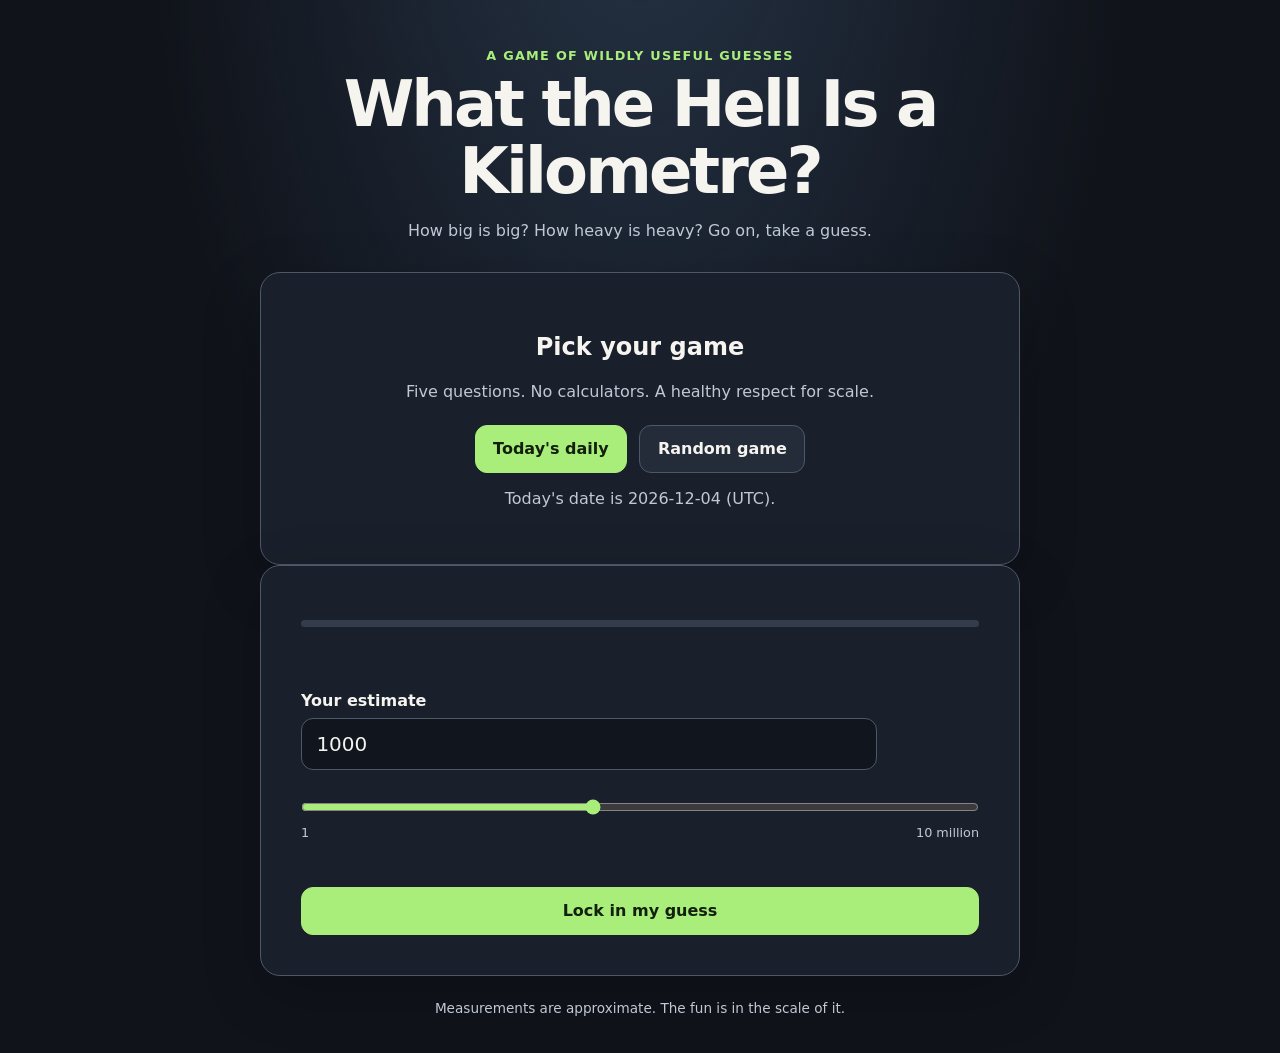
<file: index.html>
<!doctype html>
<html lang="en">
  <head>
    <meta charset="utf-8">
    <meta name="viewport" content="width=device-width, initial-scale=1">
    <meta name="theme-color" content="#10131a">
    <meta name="description" content="A quick, playful game of estimating the size and weight of things.">
    <title>What the Hell Is a Kilometre?</title>
    <link rel="stylesheet" href="./assets/styles.css">
    <script type="module" src="./src/main.js"></script>
  </head>
  <body>
    <main class="app">
      <header class="site-header">
        <p class="eyebrow">A game of wildly useful guesses</p>
        <h1>What the Hell Is a Kilometre?</h1>
        <p class="intro">How big is big? How heavy is heavy? Go on, take a guess.</p>
      </header>

      <section id="start-screen" class="panel start-panel" aria-labelledby="start-heading">
        <h2 id="start-heading">Pick your game</h2>
        <p>Five questions. No calculators. A healthy respect for scale.</p>
        <div class="button-row">
          <button id="daily-button" class="button button-primary" type="button" disabled>Today's daily</button>
          <button id="random-button" class="button" type="button" disabled>Random game</button>
        </div>
        <p id="daily-date" class="muted"></p>
      </section>

      <section id="game-screen" class="panel game-panel" aria-labelledby="question">
        <div class="round-meta">
          <p id="mode-label" class="eyebrow"></p>
          <p id="round-label" class="round-count"></p>
        </div>
        <div class="progress-track" aria-hidden="true"><div id="progress" class="progress"></div></div>
        <div class="question-area">
          <div id="item-pair" class="item-pair" aria-label="Question items"></div>
          <h2 id="question" tabindex="-1"></h2>
        </div>

        <form id="guess-form" novalidate>
          <label class="field-label" for="guess-input">Your estimate</label>
          <div class="guess-row">
            <input id="guess-input" name="guess" type="number" min="1" max="10000000" step="any" value="1000" inputmode="decimal" required>
            <span id="unit-label" class="unit-label"></span>
          </div>
          <label class="visually-hidden" for="guess-slider">Estimate on a logarithmic scale from 1 to 10 million</label>
          <input id="guess-slider" class="guess-slider" type="range" min="0" max="7000" step="1" value="3000">
          <div class="range-labels" aria-hidden="true"><span>1</span><span>10 million</span></div>
          <p id="guess-error" class="error-message" role="alert"></p>
          <button id="submit-button" class="button button-primary full-width" type="submit">Lock in my guess</button>
        </form>

        <section id="answer-panel" class="answer-panel" aria-live="polite" hidden>
          <p id="round-score" class="round-score"></p>
          <h3 id="answer-heading" tabindex="-1"></h3>
          <p id="answer-note" class="answer-note"></p>
          <p id="answer-sources" class="answer-sources"></p>
          <button id="next-button" class="button button-primary full-width" type="button">Next question</button>
        </section>
      </section>

      <section id="results-screen" class="panel results-panel" aria-labelledby="results-heading" hidden>
        <p id="results-mode" class="eyebrow"></p>
        <h2 id="results-heading" tabindex="-1">That's a wrap.</h2>
        <p id="total-score" class="total-score"></p>
        <p id="share-emoji" class="share-emoji" aria-label="Your five round scores"></p>
        <div class="button-row">
          <button id="share-button" class="button button-primary" type="button">Copy spoiler-free score</button>
          <button id="again-button" class="button" type="button">Play again</button>
        </div>
        <p id="copy-status" class="muted" role="status" aria-live="polite"></p>
      </section>

      <p id="load-error" class="error-message load-error" role="alert" hidden></p>
      <footer><p>Measurements are approximate. The fun is in the scale of it.</p></footer>
    </main>
  </body>
</html>
</file>
<file: assets/styles.css>
:root {
  color-scheme: dark;
  font-family: system-ui, -apple-system, BlinkMacSystemFont, "Segoe UI", sans-serif;
  background: #10131a;
  color: #f5f4ef;
  font-synthesis: none;
  text-rendering: optimizeLegibility;
  --surface: #1a202b;
  --surface-raised: #242c39;
  --text-muted: #c0c8d5;
  --accent: #a9ee7a;
  --accent-ink: #14200e;
  --border: #4d5868;
  --error: #ff9b8c;
}

* {
  box-sizing: border-box;
}

body {
  margin: 0;
  min-width: 320px;
  min-height: 100vh;
  background:
    radial-gradient(ellipse at 50% -20%, #263447 0, transparent 55%),
    #10131a;
}

button,
input {
  font: inherit;
}

button {
  min-height: 48px;
  border: 1px solid var(--border);
  border-radius: 12px;
  padding: 0.75rem 1.1rem;
  background: var(--surface-raised);
  color: inherit;
  font-weight: 700;
  cursor: pointer;
}

button:hover {
  border-color: var(--accent);
}

button:focus-visible,
input:focus-visible {
  outline: 3px solid var(--accent);
  outline-offset: 3px;
}

.app {
  width: min(100% - 2rem, 760px);
  margin: 0 auto;
  padding: 3rem 0 1.5rem;
}

.site-header {
  margin: 0 auto 2rem;
  text-align: center;
}

h1 {
  max-width: 680px;
  margin: 0.5rem auto;
  font-size: clamp(2.1rem, 7vw, 4rem);
  line-height: 1.05;
  letter-spacing: -0.045em;
}

h2 {
  line-height: 1.2;
}

.intro,
.start-panel > p,
footer,
.muted,
.answer-note,
.answer-sources {
  color: var(--text-muted);
}

.eyebrow {
  margin: 0;
  color: var(--accent);
  font-size: 0.8rem;
  font-weight: 800;
  letter-spacing: 0.1em;
  text-transform: uppercase;
}

.panel {
  border: 1px solid var(--border);
  border-radius: 20px;
  padding: clamp(1.25rem, 5vw, 2.5rem);
  background: var(--surface);
  box-shadow: 0 18px 60px #0003;
}

.start-panel,
.results-panel {
  text-align: center;
}

.button-row {
  display: flex;
  flex-wrap: wrap;
  justify-content: center;
  gap: 0.75rem;
  margin: 1.5rem 0 0.75rem;
}

.button-primary {
  border-color: var(--accent);
  background: var(--accent);
  color: var(--accent-ink);
}

.button-primary:hover {
  background: #c1f5a0;
  color: var(--accent-ink);
}

.round-meta {
  display: flex;
  align-items: center;
  justify-content: space-between;
  gap: 1rem;
}

.round-count {
  margin: 0;
  color: var(--text-muted);
  font-variant-numeric: tabular-nums;
}

.progress-track {
  height: 7px;
  margin: 0.9rem 0 2rem;
  overflow: hidden;
  border-radius: 9px;
  background: #343d4b;
}

.progress {
  width: 0;
  height: 100%;
  border-radius: inherit;
  background: var(--accent);
  transition: width 180ms ease-out;
}

.item-pair {
  display: grid;
  grid-template-columns: repeat(2, minmax(0, 1fr));
  gap: 1rem;
  margin: 0 0 1.25rem;
}

.item-card {
  min-width: 0;
  margin: 0;
  text-align: center;
}

.item-image-area {
  display: grid;
  min-height: 170px;
  place-items: center;
  overflow: hidden;
  border: 1px solid var(--border);
  border-radius: 14px;
  background: #11161e;
}

.item-image-area img {
  display: block;
  width: 100%;
  height: 190px;
  object-fit: contain;
}

.image-placeholder {
  padding: 1rem;
  color: var(--text-muted);
  font-size: 0.9rem;
}

.item-card figcaption {
  margin-top: 0.55rem;
  font-size: 1.05rem;
  font-weight: 750;
}

.image-attribution {
  display: inline-block;
  margin-top: 0.2rem;
  color: var(--text-muted);
  font-size: 0.75rem;
}

.question-area h2 {
  margin: 0.4rem 0 2rem;
  font-size: clamp(1.65rem, 5vw, 2.5rem);
  letter-spacing: -0.035em;
}

.field-label {
  display: block;
  margin-bottom: 0.5rem;
  font-weight: 750;
}

.guess-row {
  display: flex;
  align-items: stretch;
  gap: 0.75rem;
}

.guess-row input {
  width: 100%;
  min-width: 0;
  min-height: 52px;
  border: 1px solid var(--border);
  border-radius: 12px;
  padding: 0.7rem 0.9rem;
  background: #11161e;
  color: inherit;
  font-size: 1.25rem;
  font-variant-numeric: tabular-nums;
}

.unit-label {
  display: flex;
  min-width: 90px;
  align-items: center;
  color: var(--text-muted);
}

.guess-slider {
  width: 100%;
  min-height: 42px;
  margin: 1rem 0 0;
  accent-color: var(--accent);
  cursor: pointer;
}

.range-labels {
  display: flex;
  justify-content: space-between;
  margin-top: -0.45rem;
  color: var(--text-muted);
  font-size: 0.8rem;
}

.full-width {
  width: 100%;
  margin-top: 1.1rem;
}

.error-message {
  min-height: 1.3rem;
  margin: 0.5rem 0 0;
  color: var(--error);
}

.answer-panel {
  margin-top: 1.5rem;
  border-top: 1px solid var(--border);
  padding-top: 1.5rem;
}

.round-score {
  color: var(--accent);
  font-size: 1.2rem;
  font-weight: 800;
}

.answer-panel h3 {
  margin-bottom: 0.5rem;
  font-size: 1.4rem;
}

.answer-sources a {
  color: var(--accent);
}

.total-score {
  margin: 0.5rem 0;
  font-size: clamp(2.5rem, 10vw, 4.5rem);
  font-weight: 850;
  letter-spacing: -0.05em;
}

.share-emoji {
  font-size: 1.5rem;
  letter-spacing: 0.15em;
}

.load-error {
  margin-top: 1rem;
  text-align: center;
}

.visually-hidden {
  position: absolute;
  width: 1px;
  height: 1px;
  overflow: hidden;
  clip: rect(0, 0, 0, 0);
  white-space: nowrap;
  clip-path: inset(50%);
}

footer {
  margin: 1.5rem 0 0;
  font-size: 0.85rem;
  text-align: center;
}

[hidden] {
  display: none !important;
}

@media (max-width: 480px) {
  .app {
    padding-top: 2rem;
  }

  .button-row {
    flex-direction: column;
  }

  .button-row .button {
    width: 100%;
  }

  .item-image-area {
    min-height: 130px;
  }

  .item-image-area img {
    height: 145px;
  }
}

@media (prefers-reduced-motion: reduce) {
  *,
  *::before,
  *::after {
    scroll-behavior: auto !important;
    transition-duration: 0.01ms !important;
  }
}
</file>
